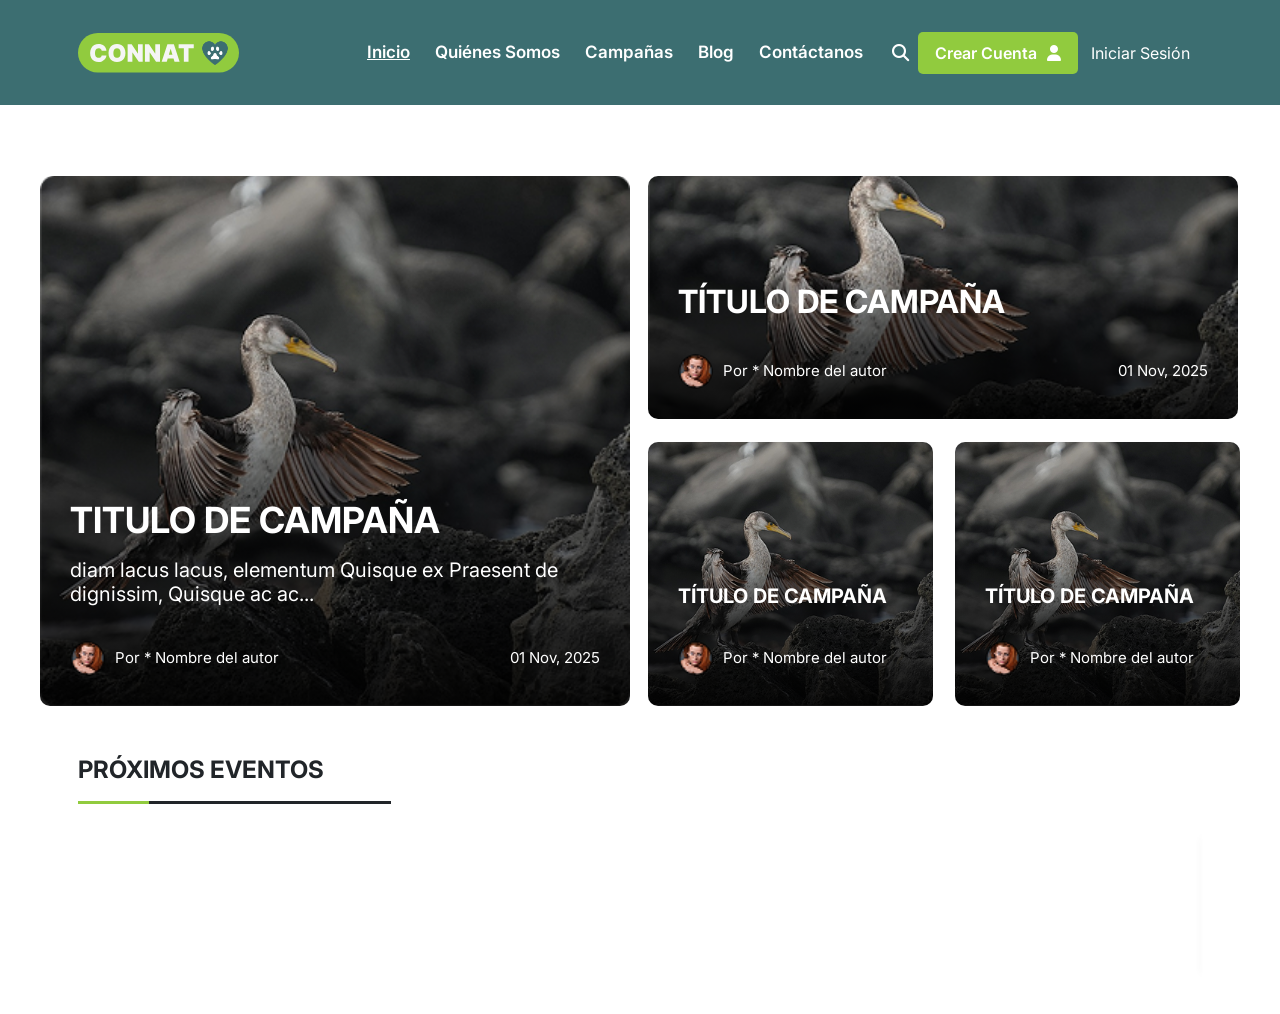
<file: index.html>
<!DOCTYPE html>
<html lang="es">
<head>
    <meta charset="UTF-8">
    <meta name="viewport" content="width=device-width, initial-scale=1.0">
    <meta name="description" content="Conexión Natural: Protegiendo animales terrestres en peligro de extinción en el territorio Chileno.">
    <meta name="author" content="Equipo The Players">
    
    <link rel="shortcut icon" href="assets/icons/favicon.svg" type="image/x-icon">
    <title>CONNAT</title>

    <!-- FontAwesome -->
    <link rel="stylesheet" href="https://cdnjs.cloudflare.com/ajax/libs/font-awesome/6.5.0/css/all.min.css">
    
    <!-- Bootstrap 5.3 -->
    <link href="https://cdn.jsdelivr.net/npm/bootstrap@5.3.6/dist/css/bootstrap.min.css" rel="stylesheet" integrity="sha384-4Q6Gf2aSP4eDXB8Miphtr37CMZZQ5oXLH2yaXMJ2w8e2ZtHTl7GptT4jmndRuHDT" crossorigin="anonymous">
    <script src="https://cdn.jsdelivr.net/npm/bootstrap@5.3.6/dist/js/bootstrap.bundle.min.js" integrity="sha384-j1CDi7MgGQ12Z7Qab0qlWQ/Qqz24Gc6BM0thvEMVjHnfYGF0rmFCozFSxQBxwHKO" crossorigin="anonymous" defer></script>
    
    <!-- Typography -->
    <link rel="preconnect" href="https://fonts.googleapis.com">
    <link rel="preconnect" href="https://fonts.gstatic.com" crossorigin>
    <link href="https://fonts.googleapis.com/css2?family=Inter:ital,opsz,wght@0,14..32,100..900;1,14..32,100..900&display=swap" rel="stylesheet">
    
    <link rel="stylesheet" href="assets/css/styles.css">
    <script src="assets/js/main.js" type="module" defer></script>

</head>
<body>
    <main>
        <div id="featured-campaigns-container"></div>
        <div id="upcoming-events-section"></div>
    </main>
</body>
</html>
</file>
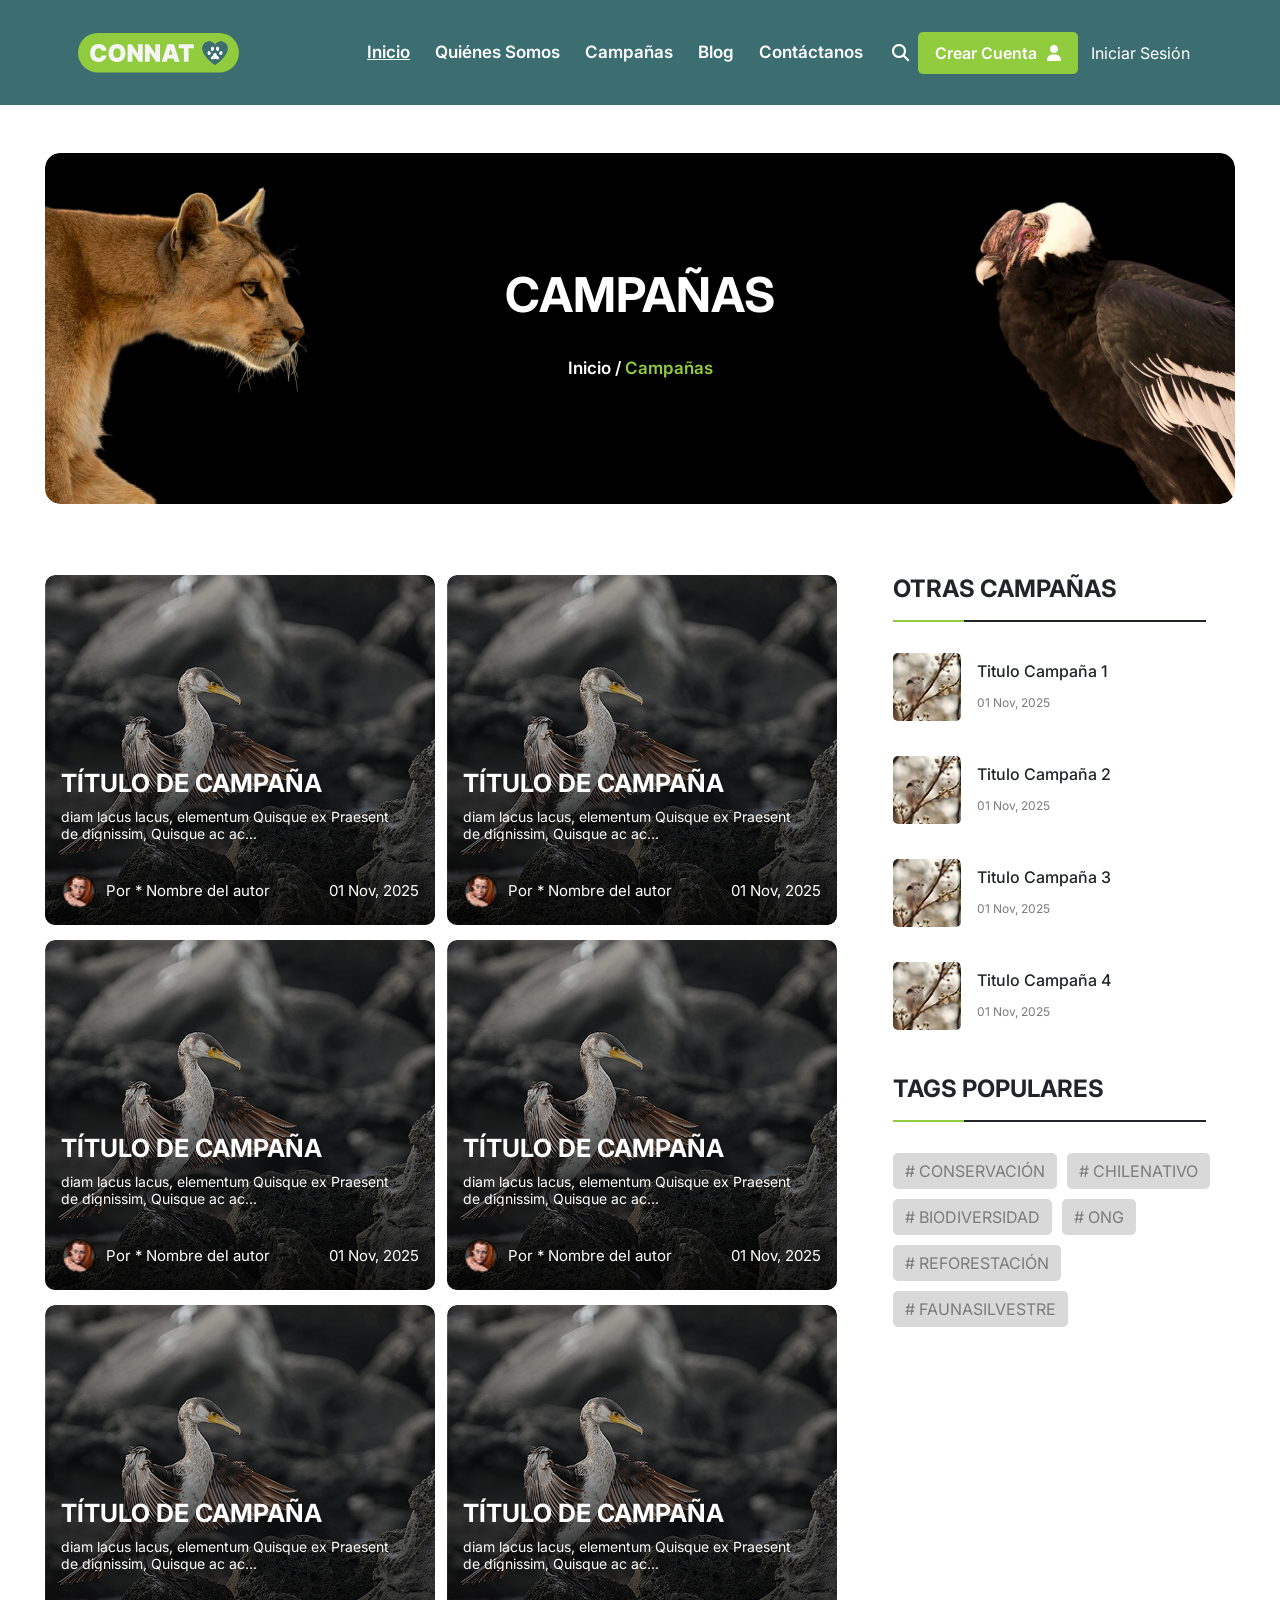
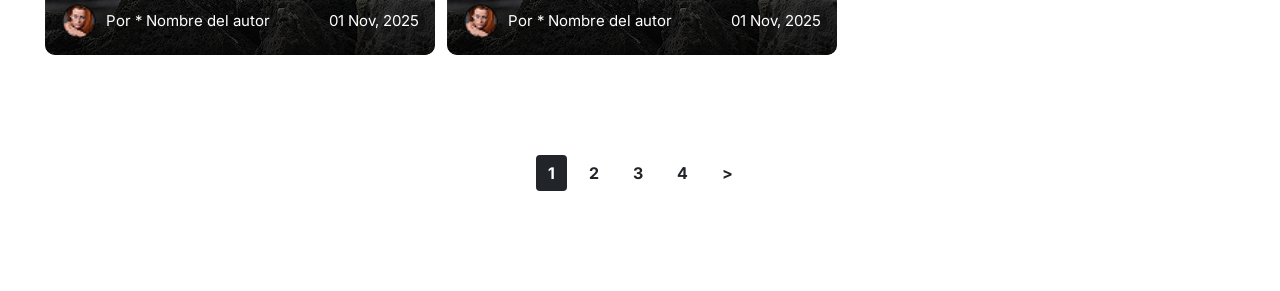
<file: pages/campaigns.html>
<!DOCTYPE html>
<html lang="es">
<head>
    <meta charset="UTF-8">
    <meta name="viewport" content="width=device-width, initial-scale=1.0">
    <meta name="description" content="Conexión Natural: Protegiendo animales terrestres en peligro de extinción en el territorio Chileno.">
    <meta name="author" content="Equipo The Players">
    
    <link rel="shortcut icon" href="/assets/icons/favicon.svg" type="image/x-icon">
    <title>CONNAT - Campañas</title>

    <!-- FontAwesome -->
    <link rel="stylesheet" href="https://cdnjs.cloudflare.com/ajax/libs/font-awesome/6.5.0/css/all.min.css">
    
    <!-- Bootstrap 5.3 -->
    <link href="https://cdn.jsdelivr.net/npm/bootstrap@5.3.6/dist/css/bootstrap.min.css" rel="stylesheet" integrity="sha384-4Q6Gf2aSP4eDXB8Miphtr37CMZZQ5oXLH2yaXMJ2w8e2ZtHTl7GptT4jmndRuHDT" crossorigin="anonymous">
    <script src="https://cdn.jsdelivr.net/npm/bootstrap@5.3.6/dist/js/bootstrap.bundle.min.js" integrity="sha384-j1CDi7MgGQ12Z7Qab0qlWQ/Qqz24Gc6BM0thvEMVjHnfYGF0rmFCozFSxQBxwHKO" crossorigin="anonymous" defer></script>
    
    <!-- Typography -->
    <link rel="preconnect" href="https://fonts.googleapis.com">
    <link rel="preconnect" href="https://fonts.gstatic.com" crossorigin>
    <link href="https://fonts.googleapis.com/css2?family=Inter:ital,opsz,wght@0,14..32,100..900;1,14..32,100..900&display=swap" rel="stylesheet">
    
    <link rel="stylesheet" href="../assets/css/styles.css">
    <script src="/assets/js/main.js" type="module" defer></script>
</head>
<body>
    <main>
        <section class="banner-campaigns mx-auto">
            <div class="banner-overlay">
                <h1 class="banner-title">CAMPAÑAS</h1>
                <p class="banner-subtitle">Inicio / <span>Campañas</span></p>
            </div>
        </section>

        <section class="campaigns-grid mx-auto mt-71">
            <div class="row campaigns-row">
                <div class="col-lg-8">
                    <div class="row gx-4 gy-4">

                        <div class="col-md-6">
                            <div class="campaign-card">
                                <img class="img-fluid" src="../assets/img/campaign-cover.png" alt="">
                                <div class="campaign-content">
                                    <h3 class="campaign-title">Título de Campaña</h3>
                                    <p class="campaign-description">diam lacus lacus, elementum Quisque ex Praesent de dignissim, Quisque ac ac...</p>
                                    <div class="campaign-meta">
                                        <div class="author-info d-flex-align-item-center">
                                            <img src="../assets/img/author-photo.png" alt="">
                                            <span class="author-name">Por * Nombre del autor</span>
                                        </div>
                                        <span class="campaign-date">01 Nov, 2025</span>
                                    </div>
                                </div>
                            </div>
                        </div>

                        <div class="col-md-6">
                            <div class="campaign-card">
                                <img class="img-fluid" src="../assets/img/campaign-cover.png" alt="">
                                <div class="campaign-content">
                                    <h3 class="campaign-title">Título de Campaña</h3>
                                    <p class="campaign-description">diam lacus lacus, elementum Quisque ex Praesent de dignissim, Quisque ac ac...</p>
                                    <div class="campaign-meta">
                                        <div class="author-info d-flex-align-item-center">
                                            <img src="../assets/img/author-photo.png" alt="">
                                            <span class="author-name">Por * Nombre del autor</span>
                                        </div>
                                        <span class="campaign-date">01 Nov, 2025</span>
                                    </div>
                                </div>
                            </div>
                        </div>

                        <div class="col-md-6">
                            <div class="campaign-card">
                                <img class="img-fluid" src="../assets/img/campaign-cover.png" alt="">
                                <div class="campaign-content">
                                    <h3 class="campaign-title">Título de Campaña</h3>
                                    <p class="campaign-description">diam lacus lacus, elementum Quisque ex Praesent de dignissim, Quisque ac ac...</p>
                                    <div class="campaign-meta">
                                        <div class="author-info d-flex-align-item-center">
                                            <img src="../assets/img/author-photo.png" alt="">
                                            <span class="author-name">Por * Nombre del autor</span>
                                        </div>
                                        <span class="campaign-date">01 Nov, 2025</span>
                                    </div>
                                </div>
                            </div>
                        </div>

                        <div class="col-md-6">
                            <div class="campaign-card">
                                <img class="img-fluid" src="../assets/img/campaign-cover.png" alt="">
                                <div class="campaign-content">
                                    <h3 class="campaign-title">Título de Campaña</h3>
                                    <p class="campaign-description">diam lacus lacus, elementum Quisque ex Praesent de dignissim, Quisque ac ac...</p>
                                    <div class="campaign-meta">
                                        <div class="author-info d-flex-align-item-center">
                                            <img src="../assets/img/author-photo.png" alt="">
                                            <span class="author-name">Por * Nombre del autor</span>
                                        </div>
                                        <span class="campaign-date">01 Nov, 2025</span>
                                    </div>
                                </div>
                            </div>
                        </div>

                        <div class="col-md-6">
                            <div class="campaign-card">
                                <img class="img-fluid" src="../assets/img/campaign-cover.png" alt="">
                                <div class="campaign-content">
                                    <h3 class="campaign-title">Título de Campaña</h3>
                                    <p class="campaign-description">diam lacus lacus, elementum Quisque ex Praesent de dignissim, Quisque ac ac...</p>
                                    <div class="campaign-meta">
                                        <div class="author-info d-flex-align-item-center">
                                            <img src="../assets/img/author-photo.png" alt="">
                                            <span class="author-name">Por * Nombre del autor</span>
                                        </div>
                                        <span class="campaign-date">01 Nov, 2025</span>
                                    </div>
                                </div>
                            </div>
                        </div>

                        <div class="col-md-6">
                            <div class="campaign-card">
                                <img class="img-fluid" src="../assets/img/campaign-cover.png" alt="">
                                <div class="campaign-content">
                                    <h3 class="campaign-title">Título de Campaña</h3>
                                    <p class="campaign-description">diam lacus lacus, elementum Quisque ex Praesent de dignissim, Quisque ac ac...</p>
                                    <div class="campaign-meta">
                                        <div class="author-info d-flex-align-item-center">
                                            <img src="../assets/img/author-photo.png" alt="">
                                            <span class="author-name">Por * Nombre del autor</span>
                                        </div>
                                        <span class="campaign-date">01 Nov, 2025</span>
                                    </div>
                                </div>
                            </div>
                        </div>
                    </div>
                </div>
                
                <div class="col-lg-4">
                    <aside class="sidebar-campaigns">
                        <h4 class="sidebar-title">Otras campañas</h4>
                        <div class="sidebar-divider"></div>
                        <ul class="sidebar-list">
                            <li class="sidebar-item">
                                <img class="sidebar-thumb" src="../assets/img/campaign-cover-other.png" alt="">
                                <div class="sidebar-info">
                                    <h5 class="sidebar-campaign-title">Titulo Campaña 1</h5>
                                    <span class="sidebar-date">01 Nov, 2025</span>
                                </div>
                            </li>
                            <li class="sidebar-item">
                                <img class="sidebar-thumb" src="../assets/img/campaign-cover-other.png" alt="">
                                <div class="sidebar-info">
                                    <h5 class="sidebar-campaign-title">Titulo Campaña 2</h5>
                                    <span class="sidebar-date">01 Nov, 2025</span>
                                </div>
                            </li>
                            <li class="sidebar-item">
                                <img class="sidebar-thumb" src="../assets/img/campaign-cover-other.png" alt="">
                                <div class="sidebar-info">
                                    <h5 class="sidebar-campaign-title">Titulo Campaña 3</h5>
                                    <span class="sidebar-date">01 Nov, 2025</span>
                                </div>
                            </li>
                            <li class="sidebar-item">
                                <img class="sidebar-thumb" src="../assets/img/campaign-cover-other.png" alt="">
                                <div class="sidebar-info">
                                    <h5 class="sidebar-campaign-title">Titulo Campaña 4</h5>
                                    <span class="sidebar-date">01 Nov, 2025</span>
                                </div>
                            </li>
                        </ul>

                        <section class="sidebar-tags mt-5">
                            <h5 class="tags-title">Tags populares</h5>
                            <div class="sidebar-divider"></div>
                            <div class="tags-container">
                                <button class="tag-btn"># Conservación</button>
                                <button class="tag-btn"># ChileNativo</button>
                                <button class="tag-btn"># Biodiversidad</button>
                                <button class="tag-btn"># ONG</button>
                                <button class="tag-btn"># Reforestación</button>
                                <button class="tag-btn"># FaunaSilvestre</button>
                            </div>
                        </section>
                    </aside>
                </div>
            </div>
        </section>
        <section class="campaigns-pagination text-center mt5">
            <nav class="pagination-container">
                <ul class="pagination-list">
                    <li><button class="pagination-btn active">1</button></li>
                    <li><button class="pagination-btn">2</button></li>
                    <li><button class="pagination-btn">3</button></li>
                    <li><button class="pagination-btn">4</button></li>
                    <li><button class="pagination-btn">></button></li>
                </ul>
            </nav>
        </section>
    </main>
</body>
</html>
</file>
<file: assets/css/styles.css>
@import url(./base.css);
@import url(./utilities.css);

/* components */
@import url(./components/buttons.css);
@import url(./components/campaign-card.css);
@import url(./components/featured-campaigns.css);
@import url(./components/navbar.css);
@import url(./components/pagination.css);
@import url(./components/search.css);
@import url(./components/sidebar-card.css);
@import url(./components/tags.css);
@import url(./components/top-banner.css);
@import url(./components/featured-campaigns.css);
@import url(./components/upcoming-events.css);
</file>
